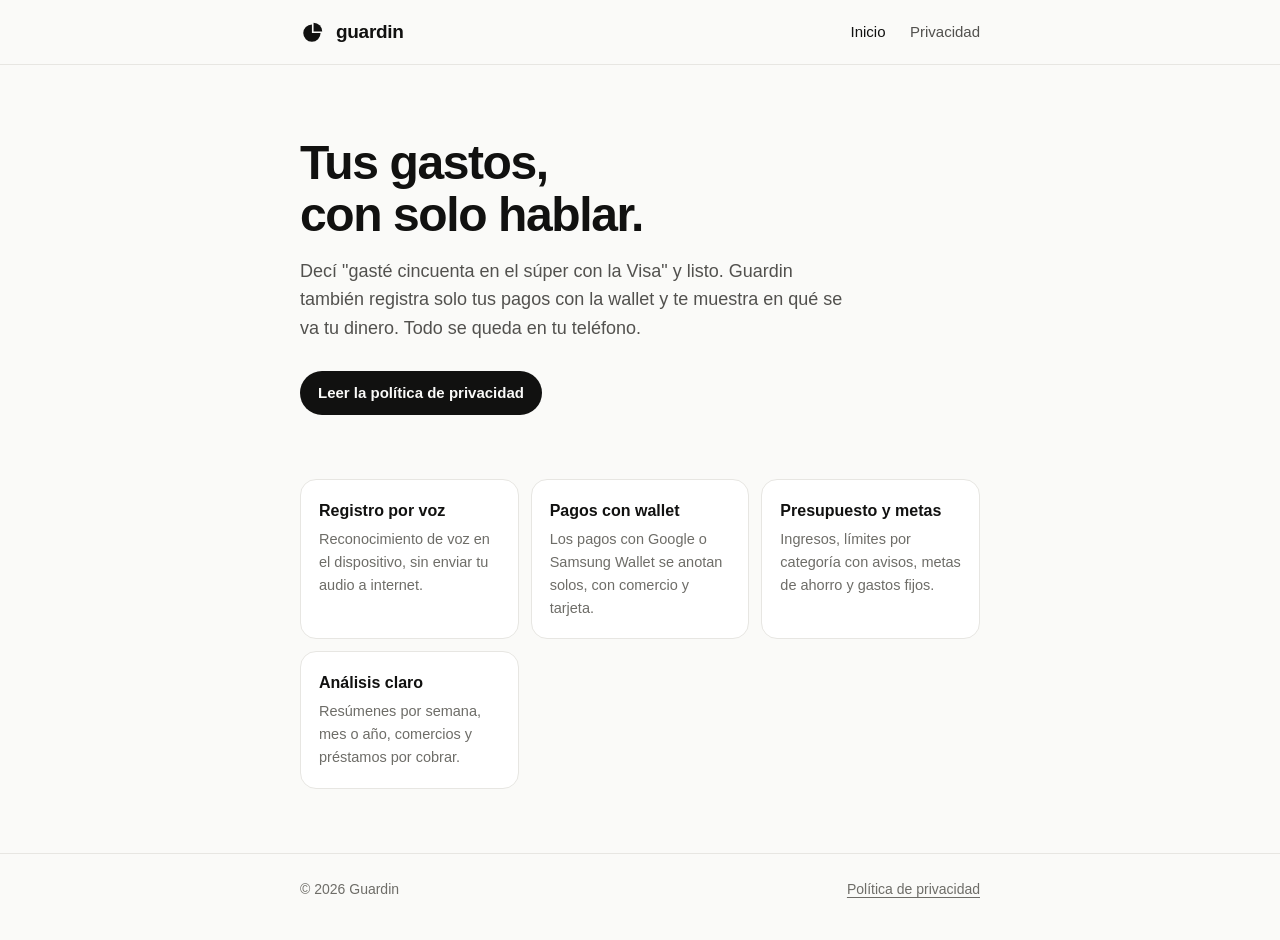
<file: index.html>
<!doctype html>
<html lang="es">
<head>
  <meta charset="utf-8">
  <meta name="viewport" content="width=device-width, initial-scale=1">
  <title>Guardin · Tus gastos, con solo hablar</title>
  <meta name="description" content="Guardin registra tus gastos por voz y desde tu wallet, con presupuesto, metas y análisis. Todo se queda en tu teléfono.">
  <link rel="icon" href="logo.svg" type="image/svg+xml">
  <link rel="stylesheet" href="estilos.css">
</head>
<body>
  <header class="top">
    <div class="wrap">
      <a class="brand" href="./">
        <svg viewBox="0 0 24 24" fill="currentColor" aria-hidden="true">
          <path d="M11,13 L19,13 A8,8 0 1,1 11,5 Z"/>
          <path d="M12.5,11.5 L12.5,3.5 A8,8 0 0,1 20.5,11.5 Z"/>
        </svg>
        guardin
      </a>
      <nav>
        <a href="./" aria-current="page">Inicio</a>
        <a href="privacidad.html">Privacidad</a>
      </nav>
    </div>
  </header>

  <main class="wrap">
    <section class="hero">
      <h1>Tus gastos,<br>con solo hablar.</h1>
      <p>Decí "gasté cincuenta en el súper con la Visa" y listo. Guardin también
        registra solo tus pagos con la wallet y te muestra en qué se va tu dinero.
        Todo se queda en tu teléfono.</p>
      <a class="badge" href="privacidad.html">Leer la política de privacidad</a>
    </section>

    <section class="features" aria-label="Funciones">
      <div class="card">
        <h3>Registro por voz</h3>
        <p>Reconocimiento de voz en el dispositivo, sin enviar tu audio a internet.</p>
      </div>
      <div class="card">
        <h3>Pagos con wallet</h3>
        <p>Los pagos con Google o Samsung Wallet se anotan solos, con comercio y tarjeta.</p>
      </div>
      <div class="card">
        <h3>Presupuesto y metas</h3>
        <p>Ingresos, límites por categoría con avisos, metas de ahorro y gastos fijos.</p>
      </div>
      <div class="card">
        <h3>Análisis claro</h3>
        <p>Resúmenes por semana, mes o año, comercios y préstamos por cobrar.</p>
      </div>
    </section>
  </main>

  <footer>
    <div class="wrap">
      <span>© 2026 Guardin</span>
      <a href="privacidad.html">Política de privacidad</a>
    </div>
  </footer>
</body>
</html>
</file>
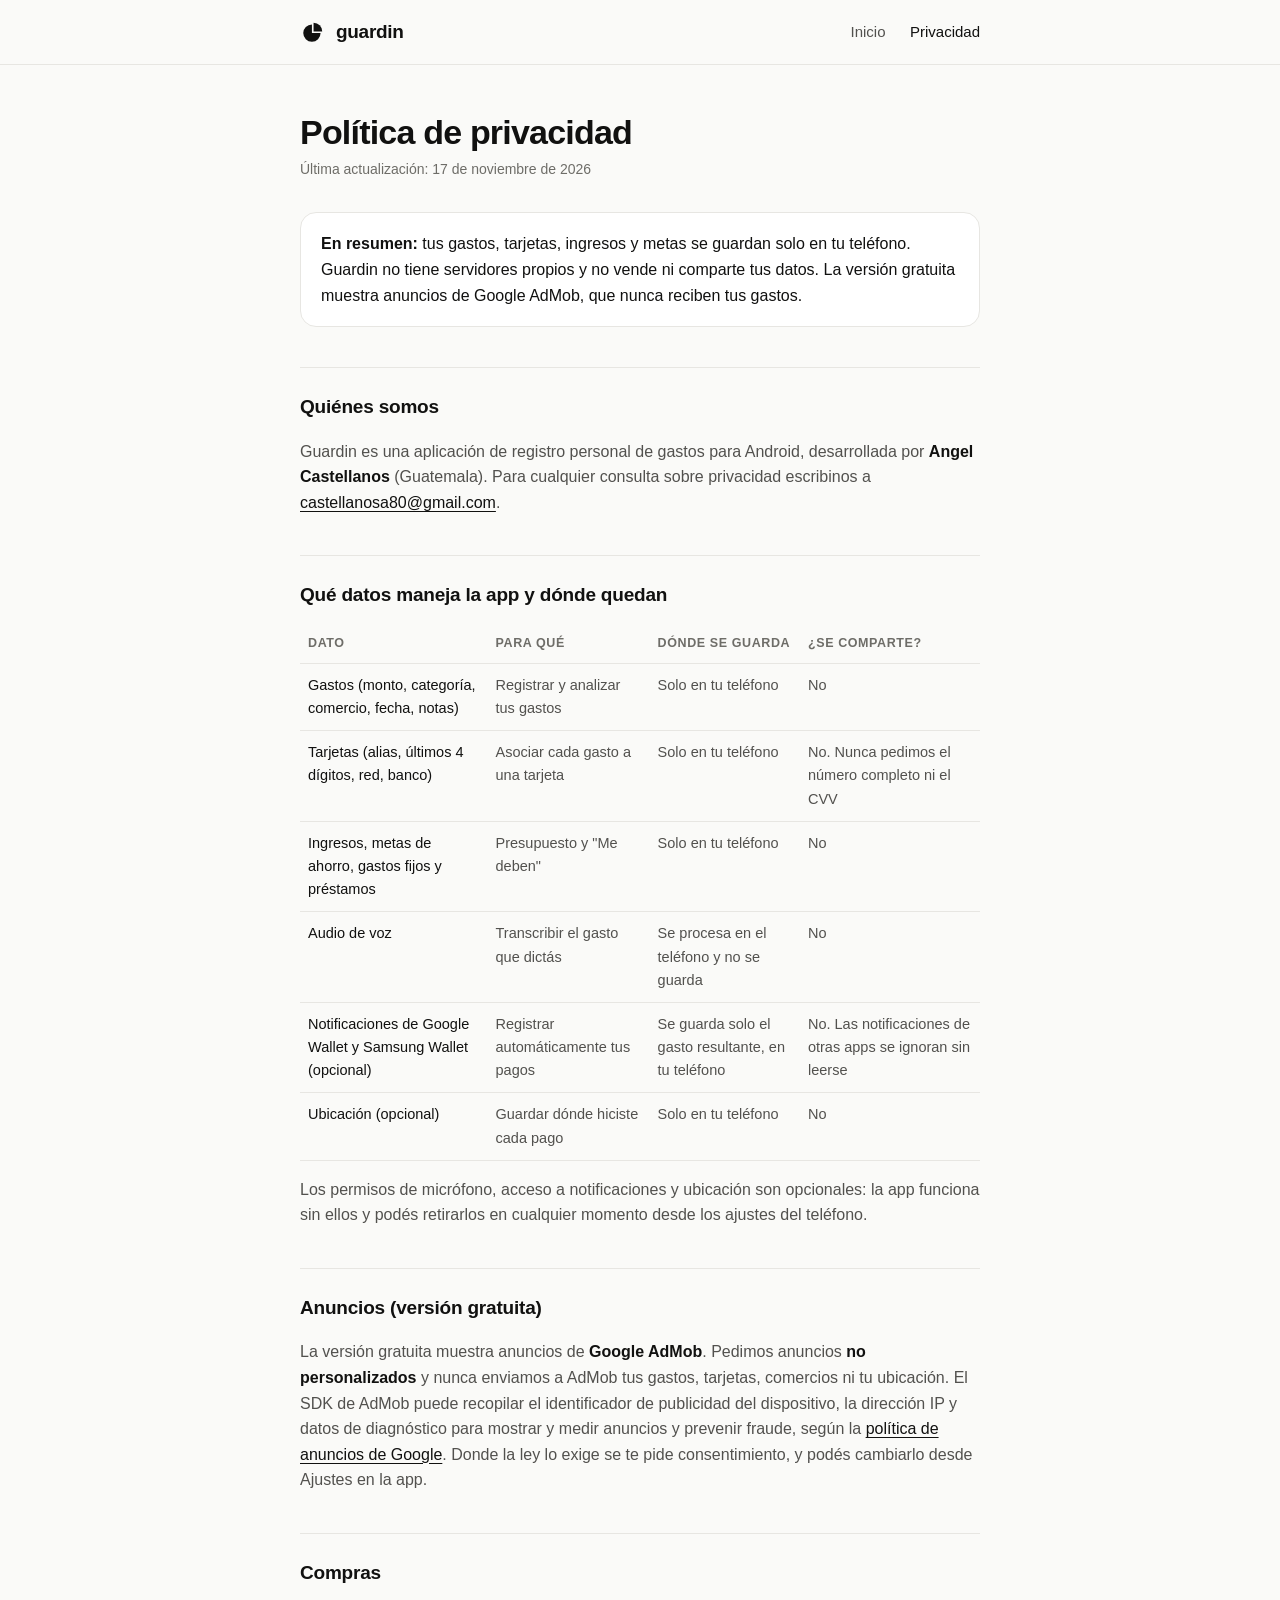
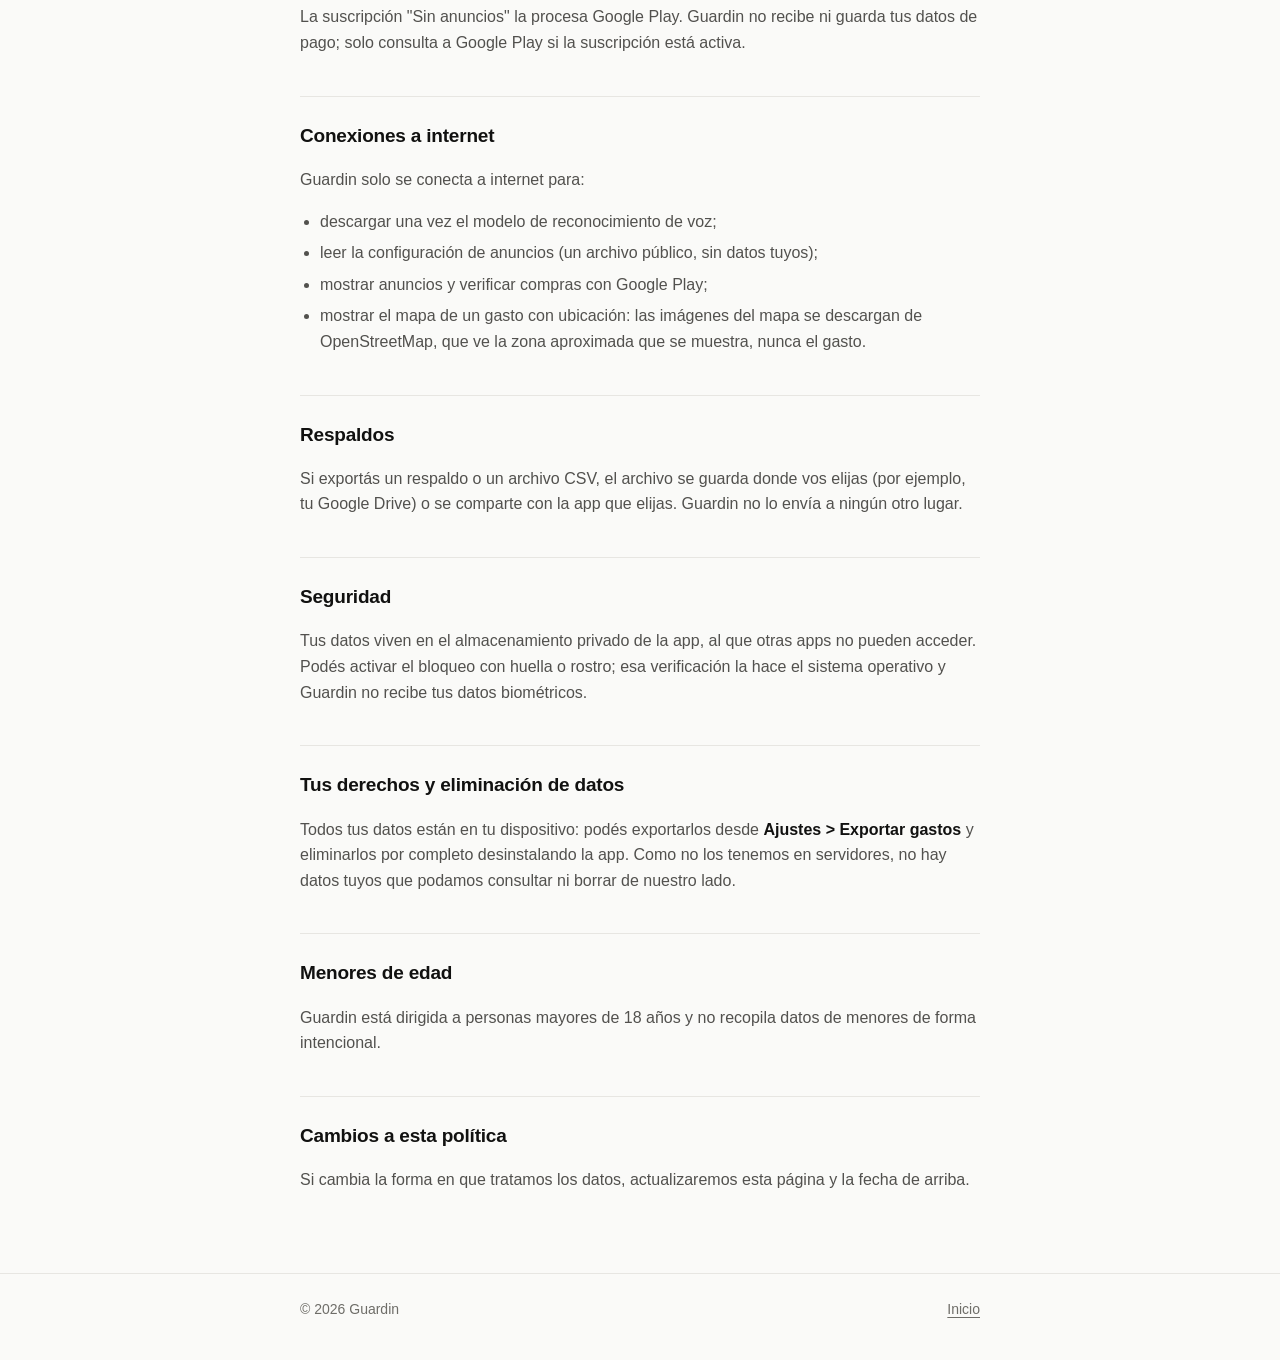
<file: privacidad.html>
<!doctype html>
<html lang="es">
<head>
  <meta charset="utf-8">
  <meta name="viewport" content="width=device-width, initial-scale=1">
  <title>Política de privacidad · Guardin</title>
  <meta name="description" content="Cómo Guardin trata tus datos: todo se guarda en tu teléfono.">
  <link rel="icon" href="logo.svg" type="image/svg+xml">
  <link rel="stylesheet" href="estilos.css">
</head>
<body>
  <header class="top">
    <div class="wrap">
      <a class="brand" href="./">
        <svg viewBox="0 0 24 24" fill="currentColor" aria-hidden="true">
          <path d="M11,13 L19,13 A8,8 0 1,1 11,5 Z"/>
          <path d="M12.5,11.5 L12.5,3.5 A8,8 0 0,1 20.5,11.5 Z"/>
        </svg>
        guardin
      </a>
      <nav>
        <a href="./">Inicio</a>
        <a href="privacidad.html" aria-current="page">Privacidad</a>
      </nav>
    </div>
  </header>

  <main class="wrap">
    <article>
      <h1>Política de privacidad</h1>
      <p class="meta">Última actualización: 17 de noviembre de 2026</p>

      <div class="summary">
        <p><strong>En resumen:</strong> tus gastos, tarjetas, ingresos y metas se guardan
          solo en tu teléfono. Guardin no tiene servidores propios y no vende ni
          comparte tus datos. La versión gratuita muestra anuncios de Google AdMob,
          que nunca reciben tus gastos.</p>
      </div>

      <h2>Quiénes somos</h2>
      <p>Guardin es una aplicación de registro personal de gastos para Android,
        desarrollada por <strong>Angel Castellanos</strong> (Guatemala). Para cualquier
        consulta sobre privacidad escribinos a
        <a href="mailto:castellanosa80@gmail.com">castellanosa80@gmail.com</a>.</p>

      <h2>Qué datos maneja la app y dónde quedan</h2>
      <table class="table">
        <thead>
          <tr><th>Dato</th><th>Para qué</th><th>Dónde se guarda</th><th>¿Se comparte?</th></tr>
        </thead>
        <tbody>
          <tr>
            <td>Gastos (monto, categoría, comercio, fecha, notas)</td>
            <td data-label="Para qué">Registrar y analizar tus gastos</td>
            <td data-label="Dónde">Solo en tu teléfono</td>
            <td data-label="¿Se comparte?">No</td>
          </tr>
          <tr>
            <td>Tarjetas (alias, últimos 4 dígitos, red, banco)</td>
            <td data-label="Para qué">Asociar cada gasto a una tarjeta</td>
            <td data-label="Dónde">Solo en tu teléfono</td>
            <td data-label="¿Se comparte?">No. Nunca pedimos el número completo ni el CVV</td>
          </tr>
          <tr>
            <td>Ingresos, metas de ahorro, gastos fijos y préstamos</td>
            <td data-label="Para qué">Presupuesto y "Me deben"</td>
            <td data-label="Dónde">Solo en tu teléfono</td>
            <td data-label="¿Se comparte?">No</td>
          </tr>
          <tr>
            <td>Audio de voz</td>
            <td data-label="Para qué">Transcribir el gasto que dictás</td>
            <td data-label="Dónde">Se procesa en el teléfono y no se guarda</td>
            <td data-label="¿Se comparte?">No</td>
          </tr>
          <tr>
            <td>Notificaciones de Google Wallet y Samsung Wallet (opcional)</td>
            <td data-label="Para qué">Registrar automáticamente tus pagos</td>
            <td data-label="Dónde">Se guarda solo el gasto resultante, en tu teléfono</td>
            <td data-label="¿Se comparte?">No. Las notificaciones de otras apps se ignoran sin leerse</td>
          </tr>
          <tr>
            <td>Ubicación (opcional)</td>
            <td data-label="Para qué">Guardar dónde hiciste cada pago</td>
            <td data-label="Dónde">Solo en tu teléfono</td>
            <td data-label="¿Se comparte?">No</td>
          </tr>
        </tbody>
      </table>
      <p>Los permisos de micrófono, acceso a notificaciones y ubicación son opcionales:
        la app funciona sin ellos y podés retirarlos en cualquier momento desde los
        ajustes del teléfono.</p>

      <h2>Anuncios (versión gratuita)</h2>
      <p>La versión gratuita muestra anuncios de <strong>Google AdMob</strong>. Pedimos
        anuncios <strong>no personalizados</strong> y nunca enviamos a AdMob tus gastos,
        tarjetas, comercios ni tu ubicación. El SDK de AdMob puede recopilar el
        identificador de publicidad del dispositivo, la dirección IP y datos de
        diagnóstico para mostrar y medir anuncios y prevenir fraude, según la
        <a href="https://policies.google.com/technologies/ads" rel="noopener">política
        de anuncios de Google</a>. Donde la ley lo exige se te pide consentimiento, y
        podés cambiarlo desde Ajustes en la app.</p>

      <h2>Compras</h2>
      <p>La suscripción "Sin anuncios" la procesa Google Play. Guardin no recibe ni
        guarda tus datos de pago; solo consulta a Google Play si la suscripción está
        activa.</p>

      <h2>Conexiones a internet</h2>
      <p>Guardin solo se conecta a internet para:</p>
      <ul>
        <li>descargar una vez el modelo de reconocimiento de voz;</li>
        <li>leer la configuración de anuncios (un archivo público, sin datos tuyos);</li>
        <li>mostrar anuncios y verificar compras con Google Play;</li>
        <li>mostrar el mapa de un gasto con ubicación: las imágenes del mapa se
          descargan de OpenStreetMap, que ve la zona aproximada que se muestra,
          nunca el gasto.</li>
      </ul>

      <h2>Respaldos</h2>
      <p>Si exportás un respaldo o un archivo CSV, el archivo se guarda donde vos
        elijas (por ejemplo, tu Google Drive) o se comparte con la app que elijas.
        Guardin no lo envía a ningún otro lugar.</p>

      <h2>Seguridad</h2>
      <p>Tus datos viven en el almacenamiento privado de la app, al que otras apps no
        pueden acceder. Podés activar el bloqueo con huella o rostro; esa
        verificación la hace el sistema operativo y Guardin no recibe tus datos
        biométricos.</p>

      <h2>Tus derechos y eliminación de datos</h2>
      <p>Todos tus datos están en tu dispositivo: podés exportarlos desde
        <strong>Ajustes &gt; Exportar gastos</strong> y eliminarlos por completo
        desinstalando la app. Como no los tenemos en servidores, no hay datos tuyos
        que podamos consultar ni borrar de nuestro lado.</p>

      <h2>Menores de edad</h2>
      <p>Guardin está dirigida a personas mayores de 18 años y no recopila datos de
        menores de forma intencional.</p>

      <h2>Cambios a esta política</h2>
      <p>Si cambia la forma en que tratamos los datos, actualizaremos esta página y la
        fecha de arriba.</p>
    </article>
  </main>

  <footer>
    <div class="wrap">
      <span>© 2026 Guardin</span>
      <a href="./">Inicio</a>
    </div>
  </footer>
</body>
</html>
</file>
<file: estilos.css>
:root {
  --bg: #fafaf8;
  --surface: #ffffff;
  --border: #e7e6e2;
  --ink: #111110;
  --ink-2: #52514e;
  --muted: #6e6d68;
  --accent: #2a78d6;
}
@media (prefers-color-scheme: dark) {
  :root {
    --bg: #0f0f0e;
    --surface: #171716;
    --border: #2a2a28;
    --ink: #f0efec;
    --ink-2: #c3c2b7;
    --muted: #9c9b95;
    --accent: #3987e5;
  }
}

* { box-sizing: border-box; }
html { -webkit-text-size-adjust: 100%; }
body {
  margin: 0;
  background: var(--bg);
  color: var(--ink);
  font: 16px/1.6 -apple-system, BlinkMacSystemFont, "Segoe UI", Roboto,
    "Helvetica Neue", Arial, sans-serif;
}
a { color: var(--ink); text-underline-offset: 3px; }
a:hover { color: var(--accent); }

.wrap { max-width: 720px; margin: 0 auto; padding: 0 20px; }

header.top {
  border-bottom: 1px solid var(--border);
}
header.top .wrap {
  display: flex; align-items: center; justify-content: space-between;
  height: 64px;
}
.brand {
  display: inline-flex; align-items: center; gap: 10px;
  text-decoration: none; font-weight: 600; font-size: 19px; letter-spacing: -0.3px;
}
.brand svg { width: 26px; height: 26px; }
nav a { color: var(--ink-2); text-decoration: none; font-size: 15px; margin-left: 20px; }
nav a:hover, nav a[aria-current="page"] { color: var(--ink); }

/* Inicio */
.hero { padding: 72px 0 40px; }
.hero h1 {
  font-size: clamp(34px, 6vw, 48px); line-height: 1.08; letter-spacing: -1.4px;
  margin: 0 0 16px;
}
.hero p { font-size: 18px; color: var(--ink-2); margin: 0; max-width: 560px; }
.badge {
  display: inline-block; margin-top: 28px; padding: 10px 18px;
  border-radius: 999px; background: var(--ink); color: var(--bg);
  font-weight: 600; font-size: 15px; text-decoration: none;
}
.badge:hover { color: var(--bg); opacity: 0.9; }
.features {
  display: grid; grid-template-columns: repeat(auto-fit, minmax(200px, 1fr));
  gap: 12px; padding: 24px 0 64px;
}
.card {
  background: var(--surface); border: 1px solid var(--border);
  border-radius: 16px; padding: 18px;
}
.card h3 { margin: 0 0 4px; font-size: 16px; }
.card p { margin: 0; color: var(--muted); font-size: 14.5px; }

/* Documento legal */
article { padding: 48px 0 64px; }
article h1 { font-size: 34px; letter-spacing: -0.8px; line-height: 1.15; margin: 0 0 6px; }
article .meta { color: var(--muted); font-size: 14px; margin: 0 0 32px; }
article h2 {
  font-size: 19px; letter-spacing: -0.2px; margin: 40px 0 10px;
  padding-top: 24px; border-top: 1px solid var(--border);
}
article p, article li { color: var(--ink-2); }
article ul { padding-left: 20px; }
article li { margin: 6px 0; }
article strong { color: var(--ink); font-weight: 600; }
.summary {
  background: var(--surface); border: 1px solid var(--border);
  border-radius: 16px; padding: 18px 20px; margin: 0 0 8px;
}
.summary p { margin: 0; color: var(--ink); }

.table { width: 100%; border-collapse: collapse; font-size: 14.5px; margin: 12px 0; }
.table th, .table td {
  text-align: left; vertical-align: top; padding: 10px 8px;
  border-bottom: 1px solid var(--border);
}
.table th { color: var(--muted); font-weight: 600; font-size: 12.5px;
  text-transform: uppercase; letter-spacing: 0.6px; }
.table td { color: var(--ink-2); }
.table td:first-child { color: var(--ink); font-weight: 500; }
@media (max-width: 560px) {
  .table thead { display: none; }
  .table, .table tbody, .table tr, .table td { display: block; width: 100%; }
  .table tr { border-bottom: 1px solid var(--border); padding: 8px 0; }
  .table td { border: 0; padding: 2px 0; }
  .table td[data-label]::before {
    content: attr(data-label) ": "; color: var(--muted); font-weight: 600;
  }
}

footer {
  border-top: 1px solid var(--border); color: var(--muted); font-size: 14px;
}
footer .wrap { padding: 24px 20px 40px; display: flex; gap: 16px; flex-wrap: wrap;
  justify-content: space-between; }
footer a { color: var(--muted); }
</file>
